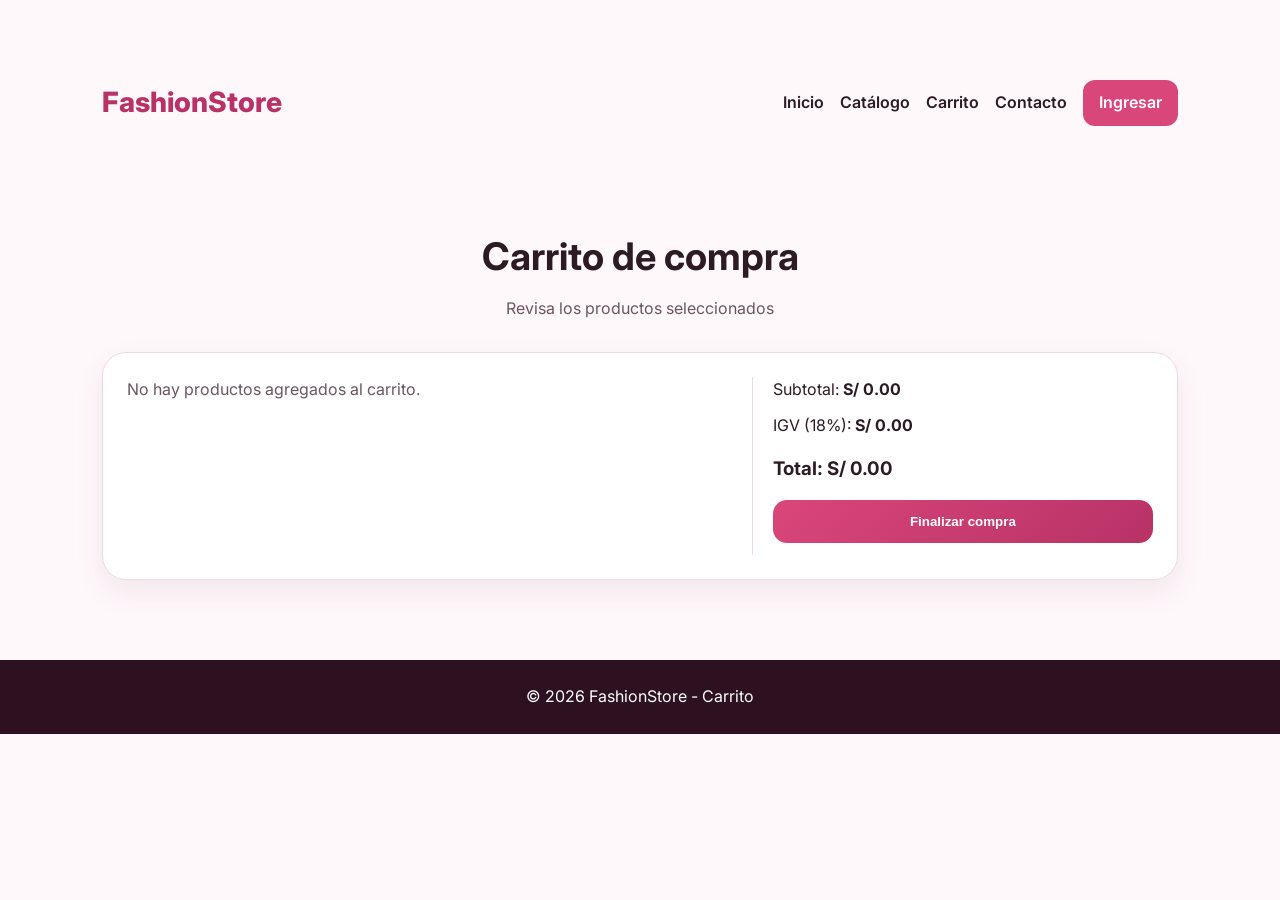
<file: carrito.html>
<!DOCTYPE html>
<html lang="es">
<head>
  <meta charset="UTF-8">
  <meta name="viewport" content="width=device-width, initial-scale=1.0">
  <title>FashionStore - Carrito</title>
  <link rel="stylesheet" href="css/landing.css">
  <link rel="preconnect" href="https://fonts.googleapis.com">
  <link rel="preconnect" href="https://fonts.gstatic.com" crossorigin>
  <link href="https://fonts.googleapis.com/css2?family=Inter:wght@400;500;600;700;800&display=swap" rel="stylesheet">
</head>
<body>

  <nav class="navbar section" style="padding-bottom: 20px;">
    <div class="logo">FashionStore</div>

    <div class="nav-links">
      <a href="landing.html">Inicio</a>
      <a href="catalogo.html">Catálogo</a>
      <a href="carrito.html">Carrito</a>
      <a href="contacto.html">Contacto</a>
      <a href="index.html" class="btn-nav">Ingresar</a>
    </div>
  </nav>

  <section class="section" style="padding-top: 20px;">
    <div class="section-title">
      <h2>Carrito de compra</h2>
      <p>Revisa los productos seleccionados</p>
    </div>

    <div class="landing-cart-box">
      <div id="landingCartItems">
        <p class="empty-text">No hay productos agregados al carrito.</p>
      </div>

      <div class="landing-cart-summary">
        <p>Subtotal: <strong>S/ <span id="landingSubtotal">0.00</span></strong></p>
        <p>IGV (18%): <strong>S/ <span id="landingIgv">0.00</span></strong></p>
        <h3>Total: S/ <span id="landingTotal">0.00</span></h3>
        <button class="btn-primary full-btn" onclick="finalizarCompraLanding()">Finalizar compra</button>
        <p id="landingMessage" class="landing-message"></p>
      </div>
    </div>
  </section>

  <footer class="footer">
    <p>© 2026 FashionStore - Carrito</p>
  </footer>

<script src="js/carrito.js"></script>

</body>
</html>
</file>
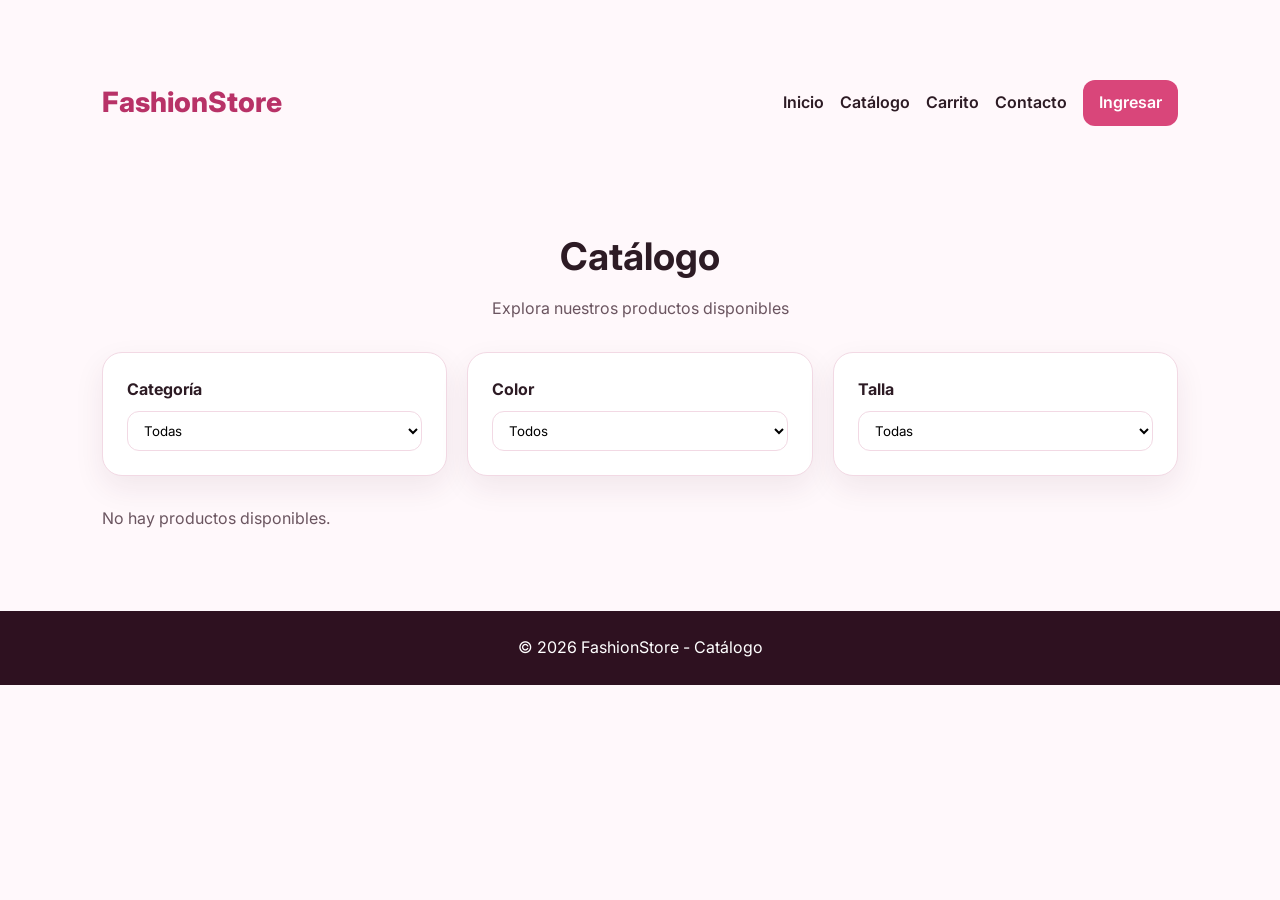
<file: catalogo.html>
<!DOCTYPE html>
<html lang="es">
<head>
  <meta charset="UTF-8">
  <meta name="viewport" content="width=device-width, initial-scale=1.0">
  <title>FashionStore - Catálogo</title>
  <link rel="stylesheet" href="css/landing.css">
  <link rel="preconnect" href="https://fonts.googleapis.com">
  <link rel="preconnect" href="https://fonts.gstatic.com" crossorigin>
  <link href="https://fonts.googleapis.com/css2?family=Inter:wght@400;500;600;700;800&display=swap" rel="stylesheet">
</head>
<body>

  <nav class="navbar section" style="padding-bottom: 20px;">
    <div class="logo">FashionStore</div>

    <div class="nav-links">
      <a href="landing.html">Inicio</a>
      <a href="catalogo.html">Catálogo</a>
      <a href="carrito.html">Carrito</a>
      <a href="contacto.html">Contacto</a>
      <a href="index.html" class="btn-nav">Ingresar</a>
    </div>
  </nav>

  <section class="section" style="padding-top: 20px;">
    <div class="section-title">
      <h2>Catálogo</h2>
      <p>Explora nuestros productos disponibles</p>
    </div>

    <div class="promo-grid" style="margin-bottom: 30px;">
      <div class="promo-card">
        <label for="filtroCategoria"><strong>Categoría</strong></label>
        <select id="filtroCategoria" onchange="filtrarCatalogo()">
          <option value="">Todas</option>
          <option value="Ropa">Ropa</option>
          <option value="Calzado">Calzado</option>
          <option value="Accesorio">Accesorio</option>
        </select>
      </div>

      <div class="promo-card">
        <label for="filtroColor"><strong>Color</strong></label>
        <select id="filtroColor" onchange="filtrarCatalogo()">
          <option value="">Todos</option>
          <option value="Negro">Negro</option>
          <option value="Blanco">Blanco</option>
          <option value="Rojo">Rojo</option>
          <option value="Azul">Azul</option>
          <option value="Verde">Verde</option>
          <option value="Rosado">Rosado</option>
          <option value="Gris">Gris</option>
          <option value="Marrón">Marrón</option>
          <option value="Beige">Beige</option>
          <option value="Amarillo">Amarillo</option>
        </select>
      </div>

      <div class="promo-card">
        <label for="filtroTalla"><strong>Talla</strong></label>
        <select id="filtroTalla" onchange="filtrarCatalogo()">
          <option value="">Todas</option>
          <option>XS</option>
          <option>S</option>
          <option>M</option>
          <option>L</option>
          <option>XL</option>
          <option>XXL</option>
          <option>35</option>
          <option>36</option>
          <option>37</option>
          <option>38</option>
          <option>39</option>
          <option>40</option>
          <option>41</option>
          <option>42</option>
          <option>43</option>
          <option>44</option>
          <option>Única</option>
        </select>
      </div>
    </div>

    <div class="product-grid" id="catalogoContainer"></div>
  </section>

  <footer class="footer">
    <p>© 2026 FashionStore - Catálogo</p>
  </footer>

  <script src="js/catalogo.js"></script>
</body>
</html>
</file>
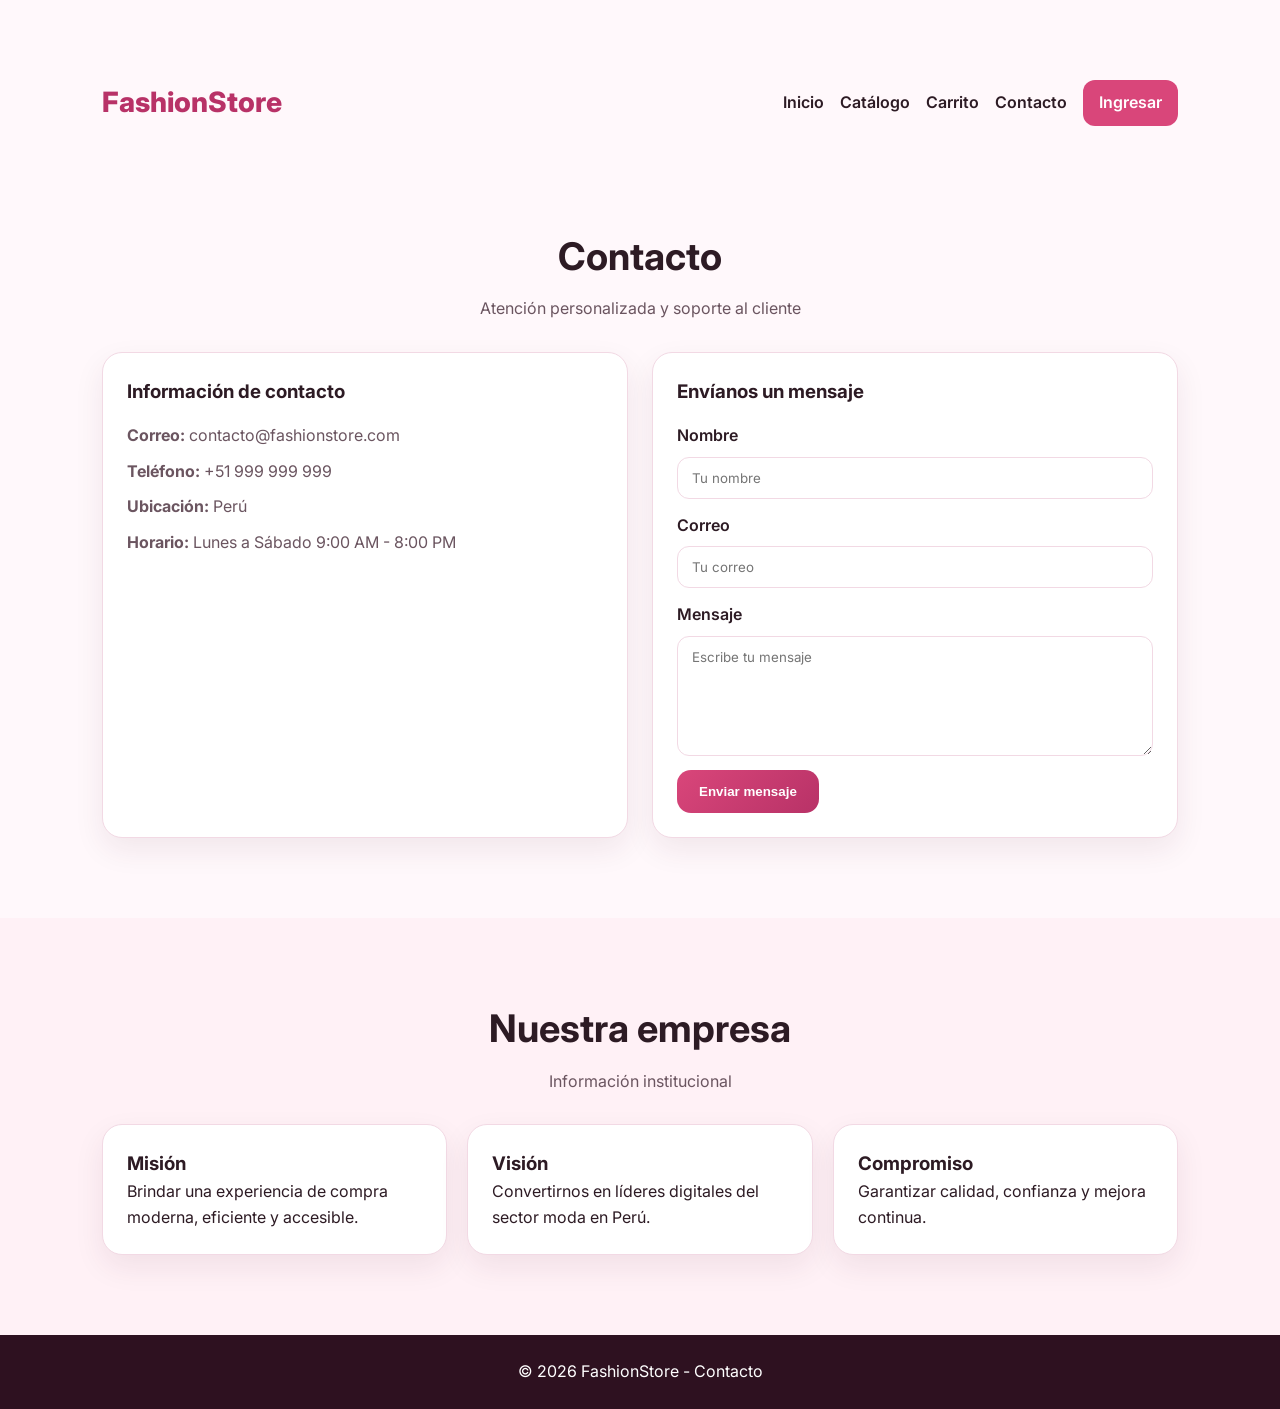
<file: contacto.html>
<!DOCTYPE html>
<html lang="es">
<head>
  <meta charset="UTF-8">
  <meta name="viewport" content="width=device-width, initial-scale=1.0">
  <title>FashionStore - Contacto</title>
  <link rel="stylesheet" href="css/landing.css">
  <link rel="preconnect" href="https://fonts.googleapis.com">
  <link rel="preconnect" href="https://fonts.gstatic.com" crossorigin>
  <link href="https://fonts.googleapis.com/css2?family=Inter:wght@400;500;600;700;800&display=swap" rel="stylesheet">
</head>
<body>

  <nav class="navbar section" style="padding-bottom: 20px;">
    <div class="logo">FashionStore</div>

    <div class="nav-links">
      <a href="landing.html">Inicio</a>
      <a href="catalogo.html">Catálogo</a>
      <a href="carrito.html">Carrito</a>
      <a href="contacto.html">Contacto</a>
      <a href="index.html" class="btn-nav">Ingresar</a>
    </div>
  </nav>

  <section class="section" style="padding-top: 20px;">
    <div class="section-title">
      <h2>Contacto</h2>
      <p>Atención personalizada y soporte al cliente</p>
    </div>

    <div class="contact-layout">
      <div class="contact-card">
        <h3>Información de contacto</h3>
        <p><strong>Correo:</strong> contacto@fashionstore.com</p>
        <p><strong>Teléfono:</strong> +51 999 999 999</p>
        <p><strong>Ubicación:</strong> Perú</p>
        <p><strong>Horario:</strong> Lunes a Sábado 9:00 AM - 8:00 PM</p>
      </div>

      <div class="contact-card">
        <h3>Envíanos un mensaje</h3>

        <div class="contact-form-group">
          <label for="nombre">Nombre</label>
          <input type="text" id="nombre" placeholder="Tu nombre">
        </div>

        <div class="contact-form-group">
          <label for="correo">Correo</label>
          <input type="email" id="correo" placeholder="Tu correo">
        </div>

        <div class="contact-form-group">
          <label for="mensaje">Mensaje</label>
          <textarea id="mensaje" rows="4" placeholder="Escribe tu mensaje"></textarea>
        </div>

        <button class="btn-primary">Enviar mensaje</button>
      </div>
    </div>
  </section>

  <section class="section alt">
    <div class="section-title">
      <h2>Nuestra empresa</h2>
      <p>Información institucional</p>
    </div>

    <div class="promo-grid">
      <div class="promo-card">
        <h3>Misión</h3>
        <p>Brindar una experiencia de compra moderna, eficiente y accesible.</p>
      </div>

      <div class="promo-card">
        <h3>Visión</h3>
        <p>Convertirnos en líderes digitales del sector moda en Perú.</p>
      </div>

      <div class="promo-card">
        <h3>Compromiso</h3>
        <p>Garantizar calidad, confianza y mejora continua.</p>
      </div>
    </div>
  </section>

  <footer class="footer">
    <p>© 2026 FashionStore - Contacto</p>
  </footer>

</body>
</html>
</file>
<file: css/landing.css>
* {
  margin: 0;
  padding: 0;
  box-sizing: border-box;
}

:root {
  --primary: #d9467a;
  --primary-dark: #b83267;
  --text: #2d1b24;
  --muted: #6b5560;
  --bg: #fff8fb;
  --surface: #ffffff;
  --border: #f2d9e4;
  --shadow: 0 12px 30px rgba(80, 25, 46, 0.08);
}

body {
  font-family: 'Inter', sans-serif;
  background: var(--bg);
  color: var(--text);
  line-height: 1.6;
}

.hero {
  min-height: 100vh;
  padding: 30px 8%;
  background: linear-gradient(135deg, #fff0f5, #ffe7ef);
}

.navbar {
  display: flex;
  justify-content: space-between;
  align-items: center;
  margin-bottom: 60px;
  gap: 15px;
  flex-wrap: wrap;
}

.logo {
  font-size: 28px;
  font-weight: 800;
  color: var(--primary-dark);
}

.nav-links {
  display: flex;
  align-items: center;
  gap: 16px;
  flex-wrap: wrap;
}

.nav-links a {
  text-decoration: none;
  color: var(--text);
  font-weight: 600;
}

.btn-nav {
  background: var(--primary);
  color: white !important;
  padding: 10px 16px;
  border-radius: 12px;
}

.hero-content {
  display: grid;
  grid-template-columns: 1.3fr 1fr;
  gap: 30px;
  align-items: center;
}

.hero-badge {
  display: inline-block;
  background: #ffe1ec;
  color: var(--primary-dark);
  padding: 8px 14px;
  border-radius: 999px;
  font-weight: 700;
  margin-bottom: 16px;
}

.hero-text h1 {
  font-size: 52px;
  line-height: 1.1;
  margin-bottom: 20px;
}

.hero-text p {
  color: var(--muted);
  font-size: 18px;
  margin-bottom: 25px;
  max-width: 650px;
}

.hero-buttons {
  display: flex;
  gap: 14px;
  flex-wrap: wrap;
}

.btn-primary,
.btn-secondary {
  display: inline-block;
  text-decoration: none;
  padding: 14px 22px;
  border-radius: 14px;
  font-weight: 700;
  border: none;
  cursor: pointer;
}

.btn-primary {
  background: linear-gradient(135deg, var(--primary), var(--primary-dark));
  color: white;
}

.btn-secondary {
  background: white;
  color: var(--primary-dark);
  border: 1px solid var(--border);
}

.hero-highlight {
  display: grid;
  gap: 18px;
}

.mini-offer {
  background: rgba(255, 255, 255, 0.9);
  border: 1px solid var(--border);
  border-radius: 24px;
  padding: 24px;
  box-shadow: var(--shadow);
}

.mini-offer span {
  font-weight: 700;
  color: var(--primary-dark);
}

.mini-offer h3 {
  margin: 8px 0;
}

.mini-offer p {
  color: var(--muted);
}

.section {
  padding: 80px 8%;
}

.section-title {
  text-align: center;
  margin-bottom: 30px;
}

.section-title h2 {
  font-size: 38px;
  margin-bottom: 10px;
}

.section-title p {
  color: var(--muted);
}

.alt {
  background: #fff1f6;
}

.product-grid {
  display: grid;
  grid-template-columns: repeat(4, 1fr);
  gap: 24px;
}

.product-card {
  background: white;
  border-radius: 22px;
  overflow: hidden;
  box-shadow: var(--shadow);
  border: 1px solid var(--border);
}

.product-card img {
  width: 100%;
  height: 280px;
  object-fit: cover;
  display: block;
}

.product-info {
  padding: 18px;
}

.product-category {
  display: inline-block;
  background: #ffe1ec;
  color: var(--primary-dark);
  padding: 6px 10px;
  border-radius: 999px;
  font-size: 12px;
  font-weight: 700;
  margin-bottom: 10px;
}

.product-info h3 {
  margin-bottom: 8px;
}

.product-price {
  font-size: 20px;
  font-weight: 800;
  margin-bottom: 14px;
}

.full-btn {
  width: 100%;
}

.promo-grid {
  display: grid;
  grid-template-columns: repeat(3, 1fr);
  gap: 20px;
}

.promo-card {
  background: white;
  padding: 24px;
  border-radius: 20px;
  border: 1px solid var(--border);
  box-shadow: var(--shadow);
}

.landing-cart-box {
  display: grid;
  grid-template-columns: 1.5fr 1fr;
  gap: 24px;
  background: white;
  border-radius: 24px;
  border: 1px solid var(--border);
  box-shadow: var(--shadow);
  padding: 24px;
}

#landingCartItems {
  display: flex;
  flex-direction: column;
  gap: 14px;
}

.landing-cart-item {
  display: flex;
  justify-content: space-between;
  align-items: center;
  border: 1px solid var(--border);
  background: #fff8fb;
  border-radius: 16px;
  padding: 14px;
}

.empty-text {
  color: var(--muted);
}

.landing-cart-summary {
  border-left: 1px solid var(--border);
  padding-left: 20px;
}

.landing-cart-summary p {
  margin-bottom: 10px;
}

.landing-cart-summary h3 {
  margin: 16px 0;
}

.landing-message {
  margin-top: 12px;
  font-weight: 700;
}

.contact-box {
  text-align: center;
}

.contact-box p {
  color: var(--muted);
  margin-bottom: 8px;
}

.footer {
  text-align: center;
  padding: 24px;
  background: #2e1120;
  color: white;
}

@media (max-width: 1100px) {
  .product-grid {
    grid-template-columns: repeat(2, 1fr);
  }

  .promo-grid,
  .landing-cart-box,
  .hero-content {
    grid-template-columns: 1fr;
  }

  .landing-cart-summary {
    border-left: none;
    border-top: 1px solid var(--border);
    padding-left: 0;
    padding-top: 20px;
  }
}

@media (max-width: 700px) {
  .product-grid {
    grid-template-columns: 1fr;
  }

  .hero-text h1 {
    font-size: 38px;
  }

  .navbar {
    flex-direction: column;
    align-items: flex-start;
  }
}
textarea {
  width: 100%;
  border-radius: 10px;
  border: 1px solid #ddd;
  padding: 10px;
  font-family: 'Inter', sans-serif;
}

textarea:focus {
  border-color: #2563eb;
  outline: none;
}
.contact-layout {
  display: grid;
  grid-template-columns: 1fr 1fr;
  gap: 24px;
}

.contact-card {
  background: white;
  padding: 24px;
  border-radius: 20px;
  border: 1px solid var(--border);
  box-shadow: var(--shadow);
}

.contact-card h3 {
  margin-bottom: 16px;
}

.contact-card p {
  margin-bottom: 10px;
  color: var(--muted);
}

.contact-form-group {
  display: flex;
  flex-direction: column;
  gap: 8px;
  margin-bottom: 14px;
}

.contact-form-group label {
  font-weight: 600;
}

.contact-form-group input,
.contact-form-group textarea {
  width: 100%;
  padding: 12px 14px;
  border-radius: 12px;
  border: 1px solid var(--border);
  font-family: 'Inter', sans-serif;
  outline: none;
}

.contact-form-group textarea {
  resize: vertical;
  min-height: 120px;
}

.contact-form-group input:focus,
.contact-form-group textarea:focus {
  border-color: var(--primary);
}

@media (max-width: 900px) {
  .contact-layout {
    grid-template-columns: 1fr;
  }
}
/* FILTROS DE CATÁLOGO */
.promo-card label {
  display: block;
  margin-bottom: 8px;
  font-weight: 600;
  color: var(--text);
}

.promo-card select {
  width: 100%;
  padding: 10px 12px;
  border-radius: 12px;
  border: 1px solid var(--border);
  background: #fff;
  font-family: 'Inter', sans-serif;
  cursor: pointer;
  transition: 0.2s ease;
}

/* EFECTO HOVER / FOCUS */
.promo-card select:focus {
  outline: none;
  border-color: var(--primary);
  box-shadow: 0 0 0 2px rgba(217, 70, 122, 0.15);
}

/* OPCIONES (limitado por navegador) */
.promo-card select option {
  background: white;
  color: var(--text);
}
</file>
